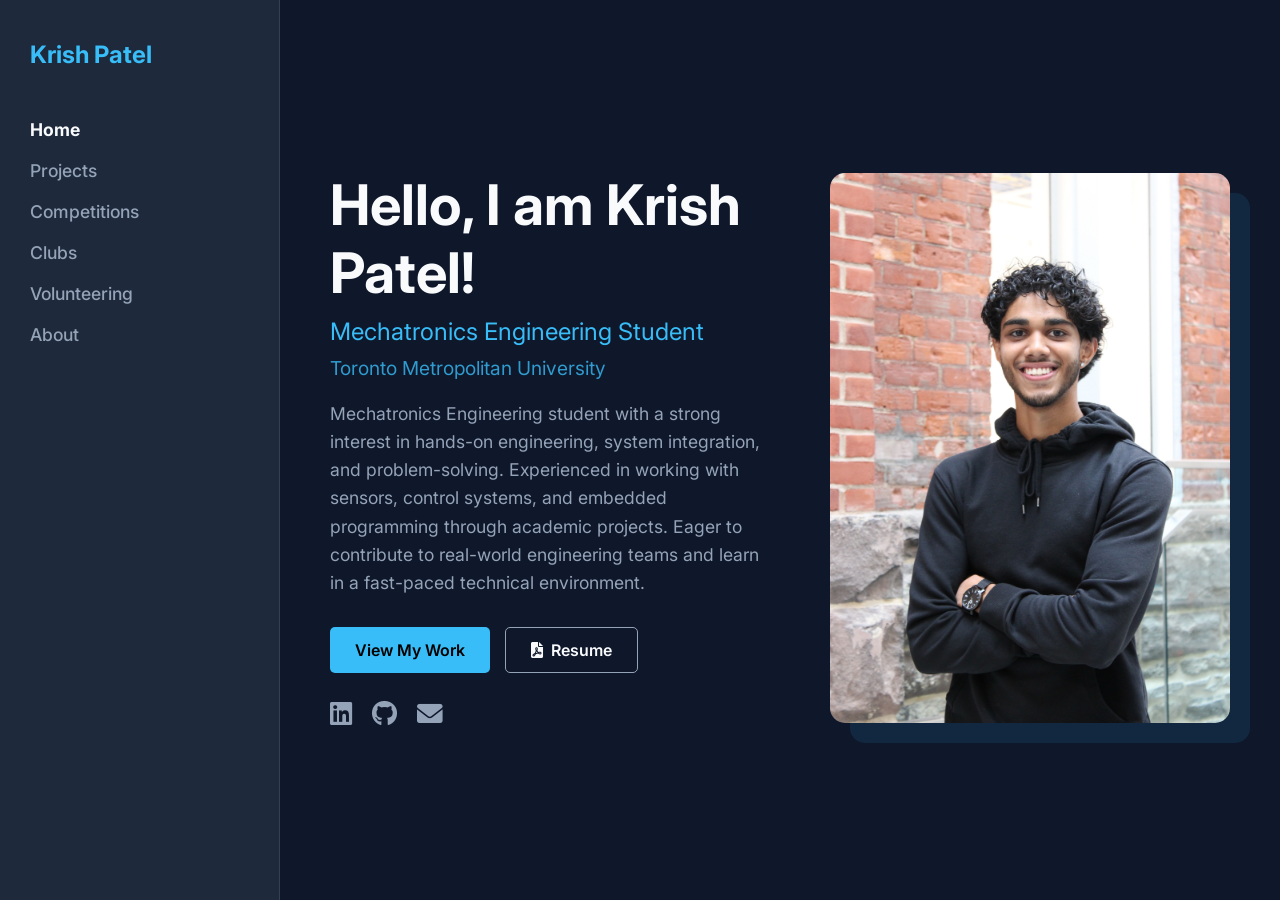
<file: index.html>
<!DOCTYPE html>
<html lang="en">
<head>
    <meta charset="UTF-8">
    <meta name="viewport" content="width=device-width, initial-scale=1.0">
    <title>Krish Patel | Portfolio</title>
    <link href="https://fonts.googleapis.com/css2?family=Inter:wght@300;400;600;700&display=swap" rel="stylesheet">
    <link rel="stylesheet" href="https://cdnjs.cloudflare.com/ajax/libs/font-awesome/6.0.0/css/all.min.css">
    <style>
        :root {
            --bg-dark: #0f172a;
            --sidebar-bg: #1e293b;
            --accent-blue: #38bdf8;
            --text-white: #f8fafc;
            --text-gray: #94a3b8;
        }

        * { margin: 0; padding: 0; box-sizing: border-box; }

        body {
            font-family: 'Inter', sans-serif;
            background-color: var(--bg-dark);
            color: var(--text-white);
            display: flex;
            min-height: 100vh;
        }

        /* --- SIDEBAR NAVIGATION --- */
        nav {
            width: 280px;
            background: var(--sidebar-bg);
            height: 100vh;
            position: fixed;
            padding: 40px 30px;
            display: flex;
            flex-direction: column;
            border-right: 1px solid rgba(255,255,255,0.1);
        }

        .logo {
            font-size: 1.5rem;
            font-weight: 700;
            color: var(--accent-blue);
            margin-bottom: 50px;
            text-decoration: none;
        }

        .nav-links { list-style: none; }
        .nav-links li { margin-bottom: 20px; }
        
        .nav-links a {
            text-decoration: none;
            color: var(--text-gray);
            font-weight: 500;
            transition: 0.3s;
            font-size: 1.1rem;
        }
        .nav-links a:hover { color: var(--accent-blue); padding-left: 8px; }
        .nav-links a.active { color: var(--text-white); font-weight: 700; }

        /* --- CONTENT AREA --- */
        main {
            margin-left: 280px;
            width: 100%;
            display: flex;
            align-items: center;
            justify-content: center;
            padding: 50px;
        }

        .hero-container {
            display: flex;
            align-items: center;
            gap: 60px;
            max-width: 1100px;
        }

        .hero-text { flex: 1; }
        .hero-text h1 { font-size: 3.5rem; margin-bottom: 10px; }
        .hero-text h2 { font-size: 1.5rem; color: var(--accent-blue); margin-bottom: 10px; font-weight: 400; }
        .hero-text p { font-size: 1.1rem; color: var(--text-gray); line-height: 1.6; margin-bottom: 30px; }

        .btn-group { display: flex; gap: 15px; margin-bottom: 25px;}
        .btn {
            padding: 12px 25px;
            border-radius: 5px;
            text-decoration: none;
            font-weight: 600;
            transition: 0.3s;
            display: flex;
            align-items: center;
            gap: 8px;
        }
        .btn-primary { background: var(--accent-blue); color: #000; }
        .btn-secondary { border: 1px solid var(--text-gray); color: var(--text-white); }
        .btn:hover { transform: translateY(-3px); opacity: 0.9; }

        /* Social Icons Styling */
        .social-links {
            display: flex;
            gap: 20px;
            margin-top: 10px;
        }

        .social-links a {
            color: var(--text-gray);
            font-size: 1.6rem;
            transition: 0.3s ease;
            text-decoration: none;
        }

        .social-links a:hover {
            color: var(--accent-blue);
            transform: scale(1.2);
        }

        .hero-image img {
            width: 400px;
            height: 550px;
            object-fit: cover;
            border-radius: 15px;
            box-shadow: 20px 20px 0px rgba(56, 189, 248, 0.1);
        }

        @media (max-width: 900px) {
            body { flex-direction: column; }
            nav { width: 100%; height: auto; position: relative; padding: 20px; }
            main { margin-left: 0; }
            .hero-container { flex-direction: column-reverse; text-align: center; }
            .hero-image img { width: 100%; height: auto; max-width: 350px; }
            .btn-group, .social-links { justify-content: center; }
        }
    </style>
</head>
<body>

    <nav>
        <a href="index.html" class="logo">Krish Patel</a>
        <ul class="nav-links">
            <li><a href="index.html" class="active">Home</a></li>
            <li><a href="projects.html">Projects</a></li>
            <li><a href="competitions.html">Competitions</a></li>
            <li><a href="clubs.html">Clubs</a></li>
            <li><a href="volunteering.html">Volunteering</a></li>
            <li><a href="about.html">About</a></li>
        </ul>
    </nav>

    <main>
        <div class="hero-container">
            <div class="hero-text">
                <h1>Hello, I am Krish Patel!</h1>
                <h2>Mechatronics Engineering Student</h2>
                <h2 style="font-size: 1.2rem; opacity: 0.8; margin-bottom: 20px;">Toronto Metropolitan University</h2>
                <p>
                    Mechatronics Engineering student with a strong interest in hands-on engineering, system integration, and problem-solving.
                    Experienced in working with sensors, control systems, and embedded programming through academic projects.
                    Eager to contribute to real-world engineering teams and learn in a fast-paced technical environment.
                </p>

                <div class="btn-group">
                    <a href="projects.html" class="btn btn-primary">View My Work</a>
                    <a href="Patel_Krish_Resume.pdf" target="_blank" class="btn btn-secondary">
                        <i class="fas fa-file-pdf"></i> Resume
                    </a>
                </div>

                <div class="social-links">
                    <a href="https://www.linkedin.com/in/krish-patel-4aba26331/" target="_blank"><i class="fab fa-linkedin"></i></a>
                    <a href="https://github.com/patelkrish2005/KrishPatel.github.io" target="_blank"><i class="fab fa-github"></i></a>
                    <a href="mailto:patelkrish0924@gmail.com"><i class="fas fa-envelope"></i></a>
                </div>
            </div>

            <div class="hero-image">
                <img src="profile.png" alt="Krish Patel">
            </div>
        </div>
    </main>

</body>
</html>
</file>
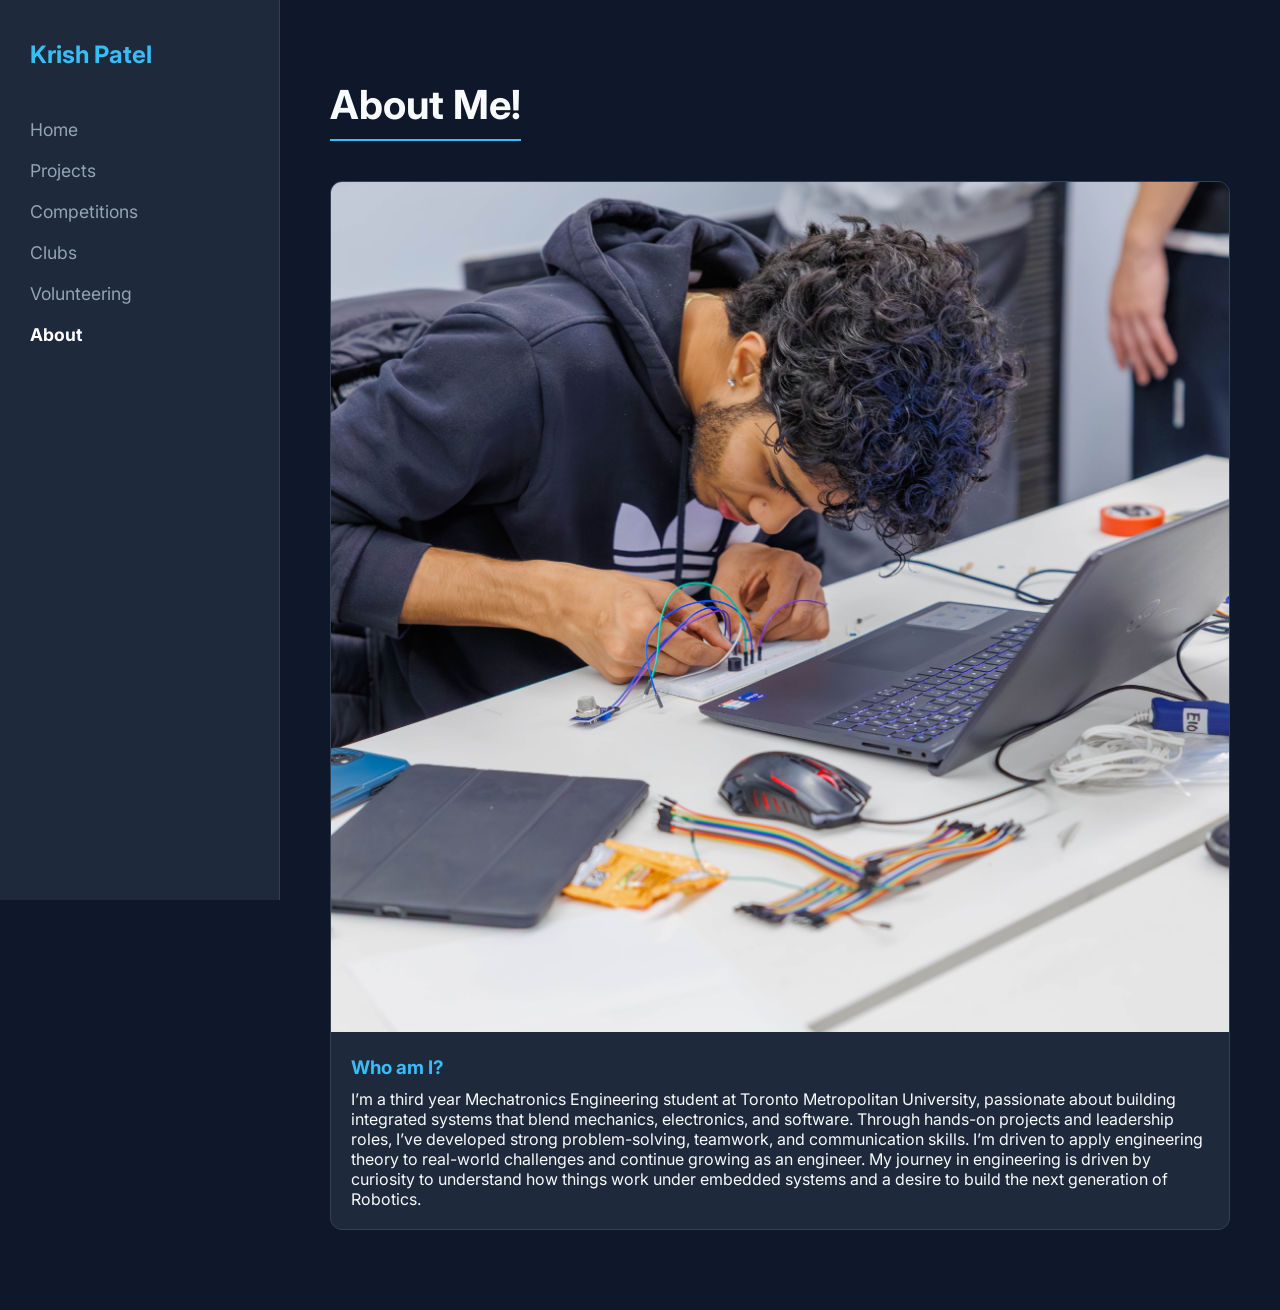
<file: about.html>
<!DOCTYPE html>
<html lang="en">
<head>
    <meta charset="UTF-8">
    <meta name="viewport" content="width=device-width, initial-scale=1.0">
    <title>About Me! | Krish Patel</title>
    <link href="https://fonts.googleapis.com/css2?family=Inter:wght@300;400;600;700&display=swap" rel="stylesheet">
    <style>
        :root { --bg-dark: #0f172a; --sidebar-bg: #1e293b; --accent-blue: #38bdf8; --text-white: #f8fafc; --text-gray: #94a3b8; }
        * { margin: 0; padding: 0; box-sizing: border-box; }
        body { font-family: 'Inter', sans-serif; background-color: var(--bg-dark); color: var(--text-white); display: flex; }
        
        nav { width: 280px; background: var(--sidebar-bg); height: 100vh; position: fixed; padding: 40px 30px; border-right: 1px solid rgba(255,255,255,0.1); }
        .logo { font-size: 1.5rem; font-weight: 700; color: var(--accent-blue); margin-bottom: 50px; text-decoration: none; display: block; }
        .nav-links { list-style: none; }
        .nav-links li { margin-bottom: 20px; }
        .nav-links a { text-decoration: none; color: var(--text-gray); font-size: 1.1rem; transition: 0.3s; }
        .nav-links a:hover { color: var(--accent-blue); }

        main { margin-left: 280px; width: 100%; padding: 80px 50px; }
        h1 { font-size: 2.5rem; margin-bottom: 40px; border-bottom: 2px solid var(--accent-blue); display: inline-block; padding-bottom: 10px; }

        /* Project Grid */
        .project-grid { display: grid; grid-template-columns: repeat(auto-fit, minmax(300px, 1fr)); gap: 30px; }
        .card { background: #1e293b; border-radius: 12px; overflow: hidden; border: 1px solid #334155; transition: 0.3s; }
        .card:hover { transform: translateY(-10px); border-color: var(--accent-blue); }
        .card-img { width: 100%; height: 850px; object-fit: cover; }
        .card-content { padding: 20px; }
        .card-content h3 { margin-bottom: 10px; color: var(--accent-blue); }
        .tag { background: rgba(56, 189, 248, 0.1); color: var(--accent-blue); padding: 4px 10px; border-radius: 20px; font-size: 0.75rem; margin-right: 5px; border: 1px solid var(--accent-blue); }
    </style>
</head>
<body>

    <nav>
    <a href="index.html" class="logo">Krish Patel</a>
    <ul class="nav-links">
        <li><a href="index.html">Home</a></li>
        <li><a href="projects.html">Projects</a></li>
        <li><a href="competitions.html">Competitions</a></li>
        <li><a href="clubs.html">Clubs</a></li>
        <li><a href="volunteering.html">Volunteering</a></li>
        <li><a href="about.html" style="color: white; font-weight: bold;">About</a></li>
    </ul>
</nav>

    <main>
        <h1>About Me!</h1>

        <div class="project-grid">
            <div class="card">
                <img src="about_me(1).JPG" alt="Project 1" class="card-img">
                <div class="card-content">
                    <h3>Who am I?</h3>
                    <p>I’m a third year Mechatronics Engineering student at Toronto Metropolitan University, passionate about building integrated systems that blend mechanics, electronics, and software. 
                    Through hands-on projects and leadership roles, I’ve developed strong problem-solving, teamwork, and communication skills. 
                    I’m driven to apply engineering theory to real-world challenges and continue growing as an engineer. 
                    My journey in engineering is driven by curiosity to understand how things work under embedded systems and a desire to build the next generation of Robotics. </p>
                </div>
            </div>
        </div>
    </main>

</body>
</html>
</file>
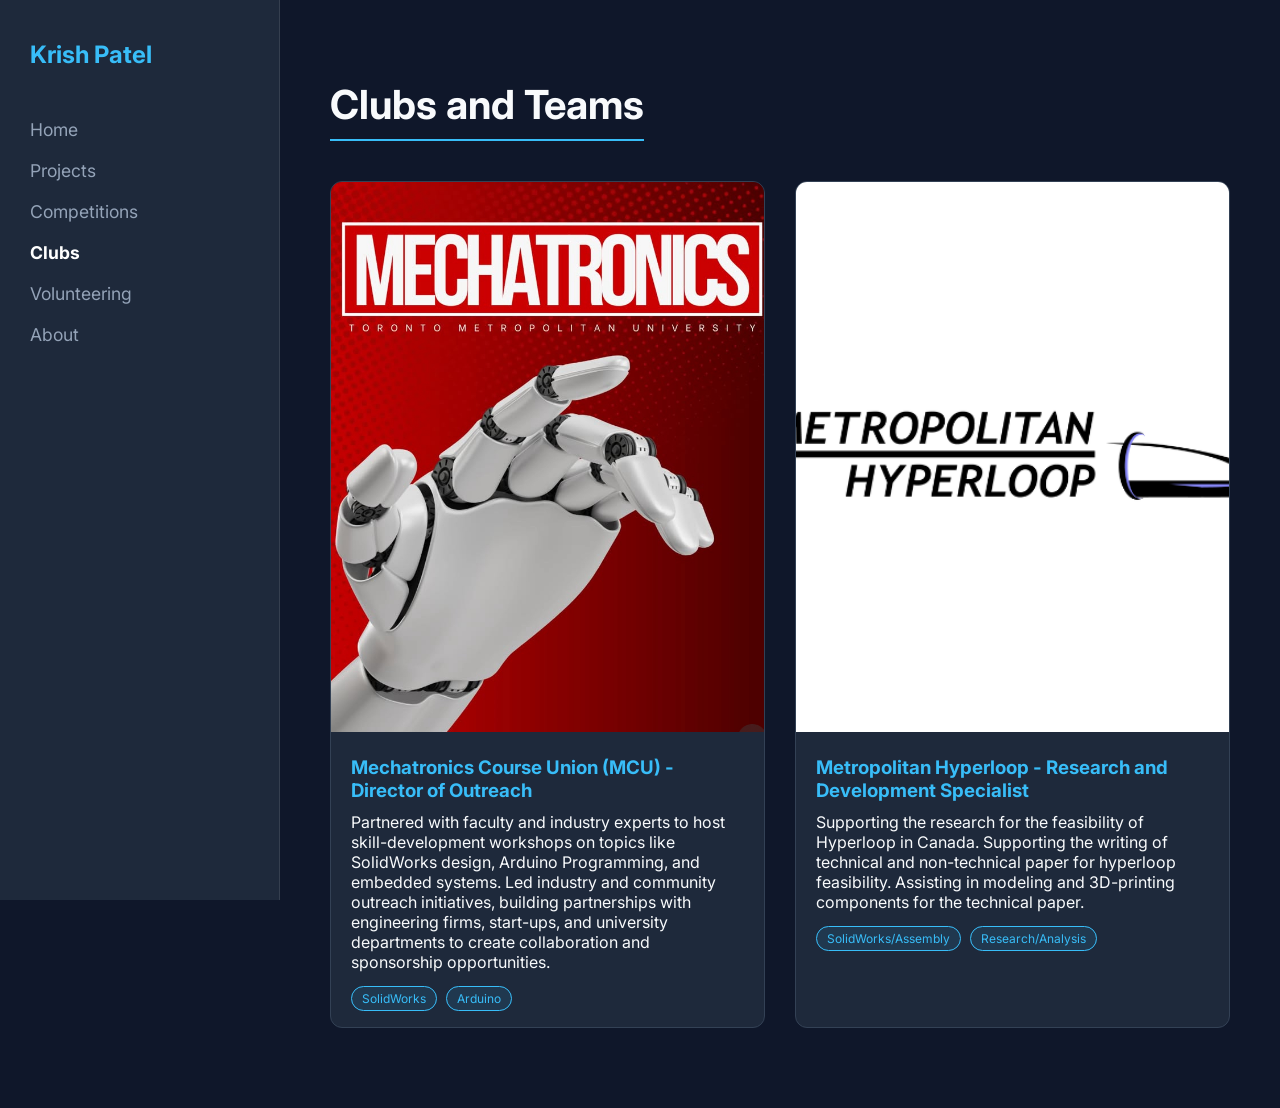
<file: clubs.html>
<!DOCTYPE html>
<html lang="en">
<head>
    <meta charset="UTF-8">
    <meta name="viewport" content="width=device-width, initial-scale=1.0">
    <title>Projects | Krish Patel</title>
    <link href="https://fonts.googleapis.com/css2?family=Inter:wght@300;400;600;700&display=swap" rel="stylesheet">
    <style>
        :root { --bg-dark: #0f172a; --sidebar-bg: #1e293b; --accent-blue: #38bdf8; --text-white: #f8fafc; --text-gray: #94a3b8; }
        * { margin: 0; padding: 0; box-sizing: border-box; }
        body { font-family: 'Inter', sans-serif; background-color: var(--bg-dark); color: var(--text-white); display: flex; }
        
        nav { width: 280px; background: var(--sidebar-bg); height: 100vh; position: fixed; padding: 40px 30px; border-right: 1px solid rgba(255,255,255,0.1); }
        .logo { font-size: 1.5rem; font-weight: 700; color: var(--accent-blue); margin-bottom: 50px; text-decoration: none; display: block; }
        .nav-links { list-style: none; }
        .nav-links li { margin-bottom: 20px; }
        .nav-links a { text-decoration: none; color: var(--text-gray); font-size: 1.1rem; transition: 0.3s; }
        .nav-links a:hover { color: var(--accent-blue); }

        main { margin-left: 280px; width: 100%; padding: 80px 50px; }
        h1 { font-size: 2.5rem; margin-bottom: 40px; border-bottom: 2px solid var(--accent-blue); display: inline-block; padding-bottom: 10px; }

        /* Project Grid */
        .project-grid { display: grid; grid-template-columns: repeat(auto-fit, minmax(300px, 1fr)); gap: 30px; }
        .card { background: #1e293b; border-radius: 12px; overflow: hidden; border: 1px solid #334155; transition: 0.3s; }
        .card:hover { transform: translateY(-10px); border-color: var(--accent-blue); }
        .card-img { width: 100%; height: 550px; object-fit: cover; }
        .card-content { padding: 20px; }
        .card-content h3 { margin-bottom: 10px; color: var(--accent-blue); }
        .tag { background: rgba(56, 189, 248, 0.1); color: var(--accent-blue); padding: 4px 10px; border-radius: 20px; font-size: 0.75rem; margin-right: 5px; border: 1px solid var(--accent-blue); }
    </style>
</head>
<body>

    <nav>
    <a href="index.html" class="logo">Krish Patel</a>
    <ul class="nav-links">
        <li><a href="index.html">Home</a></li>
        <li><a href="projects.html">Projects</a></li>
        <li><a href="competitions.html">Competitions</a></li>
        <li><a href="clubs.html" style="color: white; font-weight: bold;">Clubs</a></li>
        <li><a href="volunteering.html">Volunteering</a></li>
        <li><a href="about.html">About</a></li>
    </ul>
</nav>

    <main>
        <h1>Clubs and Teams</h1>

        <div class="project-grid">
            <div class="card">
                <img src="MCU(1).jpg" alt="Project 2" class="card-img">
                <div class="card-content">
                    <h3>Mechatronics Course Union (MCU) - Director of Outreach</h3>
                    <p>Partnered with faculty and industry experts to host skill-development workshops on topics like SolidWorks design, Arduino Programming, and embedded systems. Led industry and community outreach initiatives, building partnerships with engineering firms, start-ups, and university departments to create collaboration and sponsorship opportunities. </p>
                    <div style="margin-top: 15px;">
                        <span class="tag">SolidWorks</span>
                        <span class="tag">Arduino</span>
                    </div>
                </div>
            </div>

            <div class="card">
                <img src="MH(1).png" alt="Project 2" class="card-img">
                <div class="card-content">
                    <h3>Metropolitan Hyperloop - Research and Development Specialist</h3>
                    <p>Supporting the research for the feasibility of Hyperloop in Canada. Supporting the writing of technical and non-technical paper for hyperloop feasibility. Assisting in modeling and 3D-printing components for the technical paper.</p>
                    <div style="margin-top: 15px;">
                        <span class="tag">SolidWorks/Assembly</span>
                        <span class="tag">Research/Analysis</span>
                    </div>
                </div>
            </div>
        </div>
    </main>

</body>
</html>
</file>
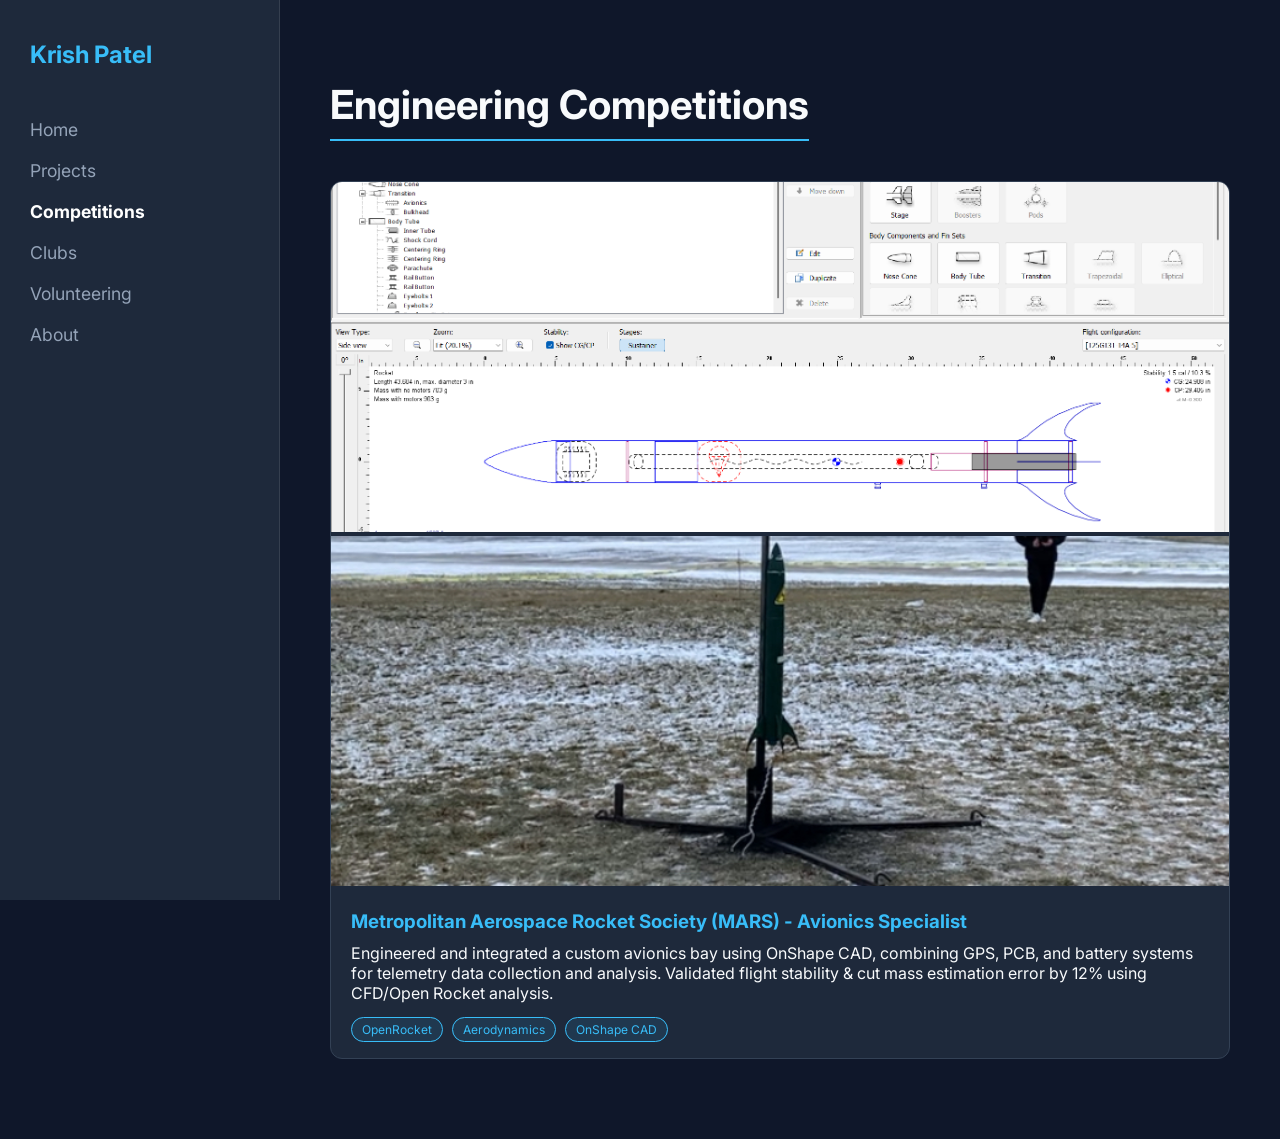
<file: competitions.html>
<!DOCTYPE html>
<html lang="en">
<head>
    <meta charset="UTF-8">
    <meta name="viewport" content="width=device-width, initial-scale=1.0">
    <title>Competitions | Krish Patel</title>
    <link href="https://fonts.googleapis.com/css2?family=Inter:wght@300;400;600;700&display=swap" rel="stylesheet">
    <style>
        :root { --bg-dark: #0f172a; --sidebar-bg: #1e293b; --accent-blue: #38bdf8; --text-white: #f8fafc; --text-gray: #94a3b8; }
        * { margin: 0; padding: 0; box-sizing: border-box; }
        body { font-family: 'Inter', sans-serif; background-color: var(--bg-dark); color: var(--text-white); display: flex; }
        
        nav { width: 280px; background: var(--sidebar-bg); height: 100vh; position: fixed; padding: 40px 30px; border-right: 1px solid rgba(255,255,255,0.1); }
        .logo { font-size: 1.5rem; font-weight: 700; color: var(--accent-blue); margin-bottom: 50px; text-decoration: none; display: block; }
        .nav-links { list-style: none; }
        .nav-links li { margin-bottom: 20px; }
        .nav-links a { text-decoration: none; color: var(--text-gray); font-size: 1.1rem; transition: 0.3s; }
        .nav-links a:hover { color: var(--accent-blue); }

        main { margin-left: 280px; width: 100%; padding: 80px 50px; }
        h1 { font-size: 2.5rem; margin-bottom: 40px; border-bottom: 2px solid var(--accent-blue); display: inline-block; padding-bottom: 10px; }

        /* Project Grid */
        .project-grid { display: grid; grid-template-columns: repeat(auto-fit, minmax(300px, 1fr)); gap: 30px; }
        .card { background: #1e293b; border-radius: 12px; overflow: hidden; border: 1px solid #334155; transition: 0.3s; }
        .card:hover { transform: translateY(-10px); border-color: var(--accent-blue); }
        .card-img { width: 100%; height: 350px; object-fit: cover; }
        .card-content { padding: 20px; }
        .card-content h3 { margin-bottom: 10px; color: var(--accent-blue); }
        .tag { background: rgba(56, 189, 248, 0.1); color: var(--accent-blue); padding: 4px 10px; border-radius: 20px; font-size: 0.75rem; margin-right: 5px; border: 1px solid var(--accent-blue); }
    </style>
</head>
<body>

    <nav>
    <a href="index.html" class="logo">Krish Patel</a>
    <ul class="nav-links">
        <li><a href="index.html">Home</a></li>
        <li><a href="projects.html">Projects</a></li>
        <li><a href="competitions.html" style="color: white; font-weight: bold;">Competitions</a></li>
        <li><a href="clubs.html">Clubs</a></li>
        <li><a href="volunteering.html">Volunteering</a></li>
        <li><a href="about.html">About</a></li>
    </ul>
</nav>

    <main>
        <h1>Engineering Competitions</h1>

        <div class="project-grid">
            <div class="card">
                <img src="MARS(1).png" alt="Project 1" class="card-img">
                <img src="MARS(2).png" alt="Project 1" class="card-img">
                <div class="card-content">
                    <h3>Metropolitan Aerospace Rocket Society (MARS) - Avionics Specialist</h3>
                    <p>Engineered and integrated a custom avionics bay using OnShape CAD, combining GPS, PCB, and battery systems for telemetry data collection and analysis. Validated flight stability &amp; cut mass estimation error by 12% using CFD/Open Rocket analysis.</p>
                    <div style="margin-top: 15px;">
                        <span class="tag">OpenRocket</span>
                        <span class="tag">Aerodynamics</span>
                        <span class="tag">OnShape CAD</span>
                    </div>
                </div>
            </div>
        </div>
    </main>

</body>
</html>
</file>
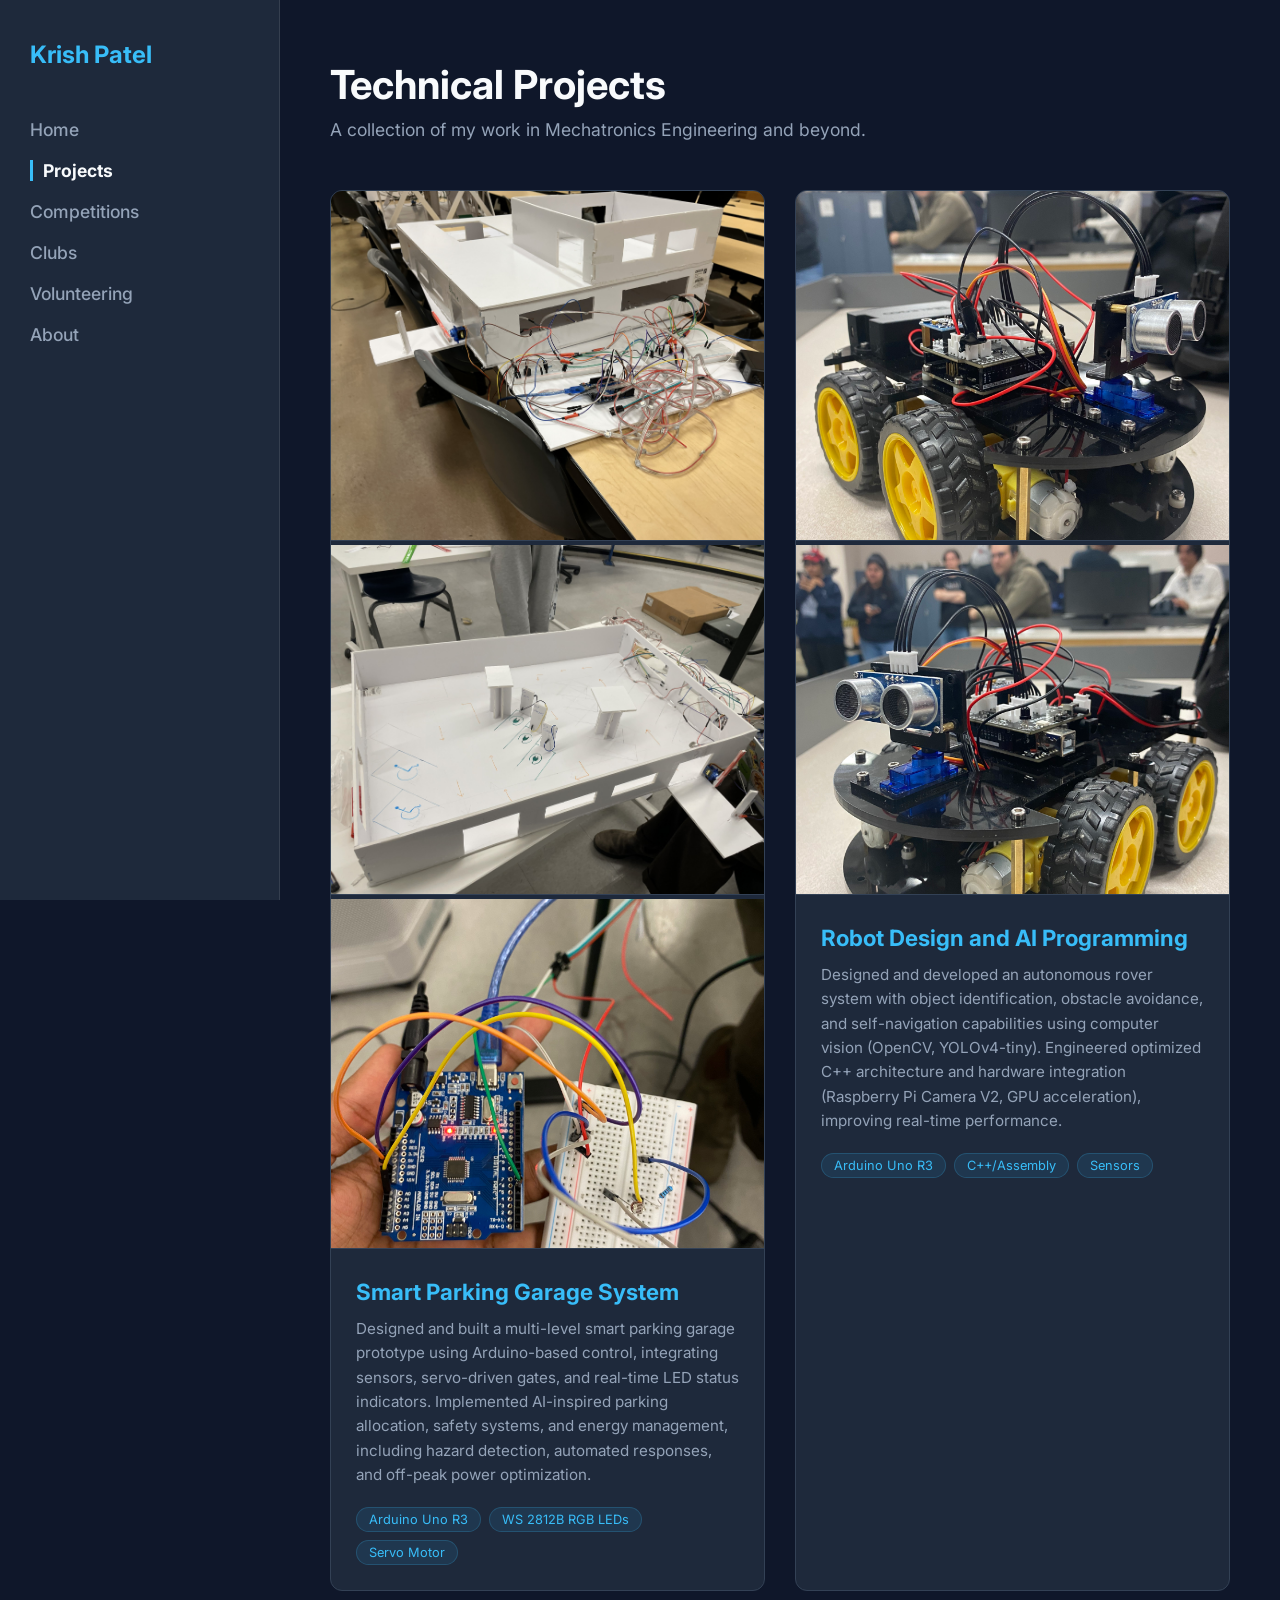
<file: projects.html>
<!DOCTYPE html>
<html lang="en">
<head>
    <meta charset="UTF-8">
    <meta name="viewport" content="width=device-width, initial-scale=1.0">
    <title>Projects | Krish Patel</title>
    <link href="https://fonts.googleapis.com/css2?family=Inter:wght@300;400;600;700&display=swap" rel="stylesheet">
    <link rel="stylesheet" href="https://cdnjs.cloudflare.com/ajax/libs/font-awesome/6.0.0/css/all.min.css">
    <style>
        :root {
            --bg-dark: #0f172a;
            --sidebar-bg: #1e293b;
            --accent-blue: #38bdf8;
            --text-white: #f8fafc;
            --text-gray: #94a3b8;
            --card-bg: #1e293b;
        }

        * { margin: 0; padding: 0; box-sizing: border-box; }

        body {
            font-family: 'Inter', sans-serif;
            background-color: var(--bg-dark);
            color: var(--text-white);
            display: flex;
            min-height: 100vh;
        }

        /* --- SHARED SIDEBAR --- */
        nav {
            width: 280px;
            background: var(--sidebar-bg);
            height: 100vh;
            position: fixed;
            padding: 40px 30px;
            display: flex;
            flex-direction: column;
            border-right: 1px solid rgba(255,255,255,0.1);
        }

        .logo { font-size: 1.5rem; font-weight: 700; color: var(--accent-blue); margin-bottom: 50px; text-decoration: none; }
        .nav-links { list-style: none; }
        .nav-links li { margin-bottom: 20px; }
        .nav-links a { text-decoration: none; color: var(--text-gray); font-weight: 500; transition: 0.3s; font-size: 1.1rem; }
        .nav-links a:hover { color: var(--accent-blue); padding-left: 8px; }
        .nav-links a.active { color: var(--text-white); font-weight: 700; border-left: 3px solid var(--accent-blue); padding-left: 10px; }

        /* --- PROJECTS CONTENT --- */
        main {
            margin-left: 280px;
            width: 100%;
            padding: 60px 50px;
        }

        header { margin-bottom: 50px; }
        header h1 { font-size: 2.5rem; margin-bottom: 10px; }
        header p { color: var(--text-gray); font-size: 1.1rem; }

        /* Project Grid Layout */
        .project-grid {
            display: grid;
            grid-template-columns: repeat(auto-fit, minmax(350px, 1fr));
            gap: 30px;
        }

        .card {
            background: var(--card-bg);
            border: 1px solid #334155;
            border-radius: 12px;
            overflow: hidden;
            transition: 0.3s ease;
        }

        .card:hover {
            transform: translateY(-10px);
            border-color: var(--accent-blue);
            box-shadow: 0 10px 30px -10px rgba(0,0,0,0.5);
        }

        .card-img {
            width: 100%;
            height: 350px;
            object-fit: cover;
            border-bottom: 1px solid #334155;
        }

        .card-content { padding: 25px; }
        .card-content h3 { font-size: 1.4rem; margin-bottom: 12px; color: var(--accent-blue); }
        .card-content p { color: var(--text-gray); line-height: 1.6; margin-bottom: 20px; font-size: 0.95rem; }

        .tag-group { display: flex; flex-wrap: wrap; gap: 8px; }
        .tag {
            background: rgba(56, 189, 248, 0.1);
            color: var(--accent-blue);
            padding: 4px 12px;
            border-radius: 50px;
            font-size: 0.8rem;
            border: 1px solid rgba(56, 189, 248, 0.2);
        }

        @media (max-width: 900px) {
            body { flex-direction: column; }
            nav { width: 100%; height: auto; position: relative; padding: 20px; }
            main { margin-left: 0; padding: 30px; }
            .project-grid { grid-template-columns: 1fr; }
        }
    </style>
</head>
<body>

    <nav>
        <a href="index.html" class="logo">Krish Patel</a>
        <ul class="nav-links">
            <li><a href="index.html">Home</a></li>
            <li><a href="projects.html" class="active">Projects</a></li>
            <li><a href="competitions.html">Competitions</a></li>
            <li><a href="clubs.html">Clubs</a></li>
            <li><a href="volunteering.html">Volunteering</a></li>
            <li><a href="about.html">About</a></li>
        </ul>
    </nav>

    <main>
        <header>
            <h1>Technical Projects</h1>
            <p>A collection of my work in Mechatronics Engineering and beyond.</p>
        </header>

        <div class="project-grid">
            <div class="card">
                <img src="SPGS(1).jpg" alt="Smart Parking Garage System" class="card-img">
                <img src="SPGS(2).jpg" alt="Layout/Prototype" class="card-img">
                <img src="SPGS(3).jpg" alt="Arduino Uno R3 Hardware Wiring" class="card-img">
                <div class="card-content">
                    <h3>Smart Parking Garage System</h3>
                    <p>Designed and built a multi-level smart parking garage prototype using Arduino-based control, integrating sensors, servo-driven gates, and real-time LED status indicators. Implemented AI-inspired parking allocation, safety systems, and energy management, including hazard detection, automated responses, and off-peak power optimization. </p>
                    <div class="tag-group">
                        <span class="tag">Arduino Uno R3</span>
                        <span class="tag">WS 2812B RGB LEDs</span>
                        <span class="tag">Servo Motor</span>
                    </div>
                </div>
            </div>

            <div class="card">
                <img src="ARS(1).jpg" alt="Autonomous Rover System" class="card-img">
                <img src="ARS(2).jpg" alt="Robot Design and AI Programming" class="card-img">
                <div class="card-content">
                    <h3>Robot Design and AI Programming</h3>
                    <p>Designed and developed an autonomous rover system with object identification, obstacle avoidance, and self-navigation capabilities using computer vision (OpenCV, YOLOv4-tiny). Engineered optimized C++ architecture and hardware integration (Raspberry Pi Camera V2, GPU acceleration), improving real-time performance. </p>
                    <div class="tag-group">
                        <span class="tag">Arduino Uno R3</span>
                        <span class="tag">C++/Assembly</span>
                        <span class="tag">Sensors</span>
                    </div>
                </div>
            </div>
            
            </div>
    </main>

</body>
</html>
</file>
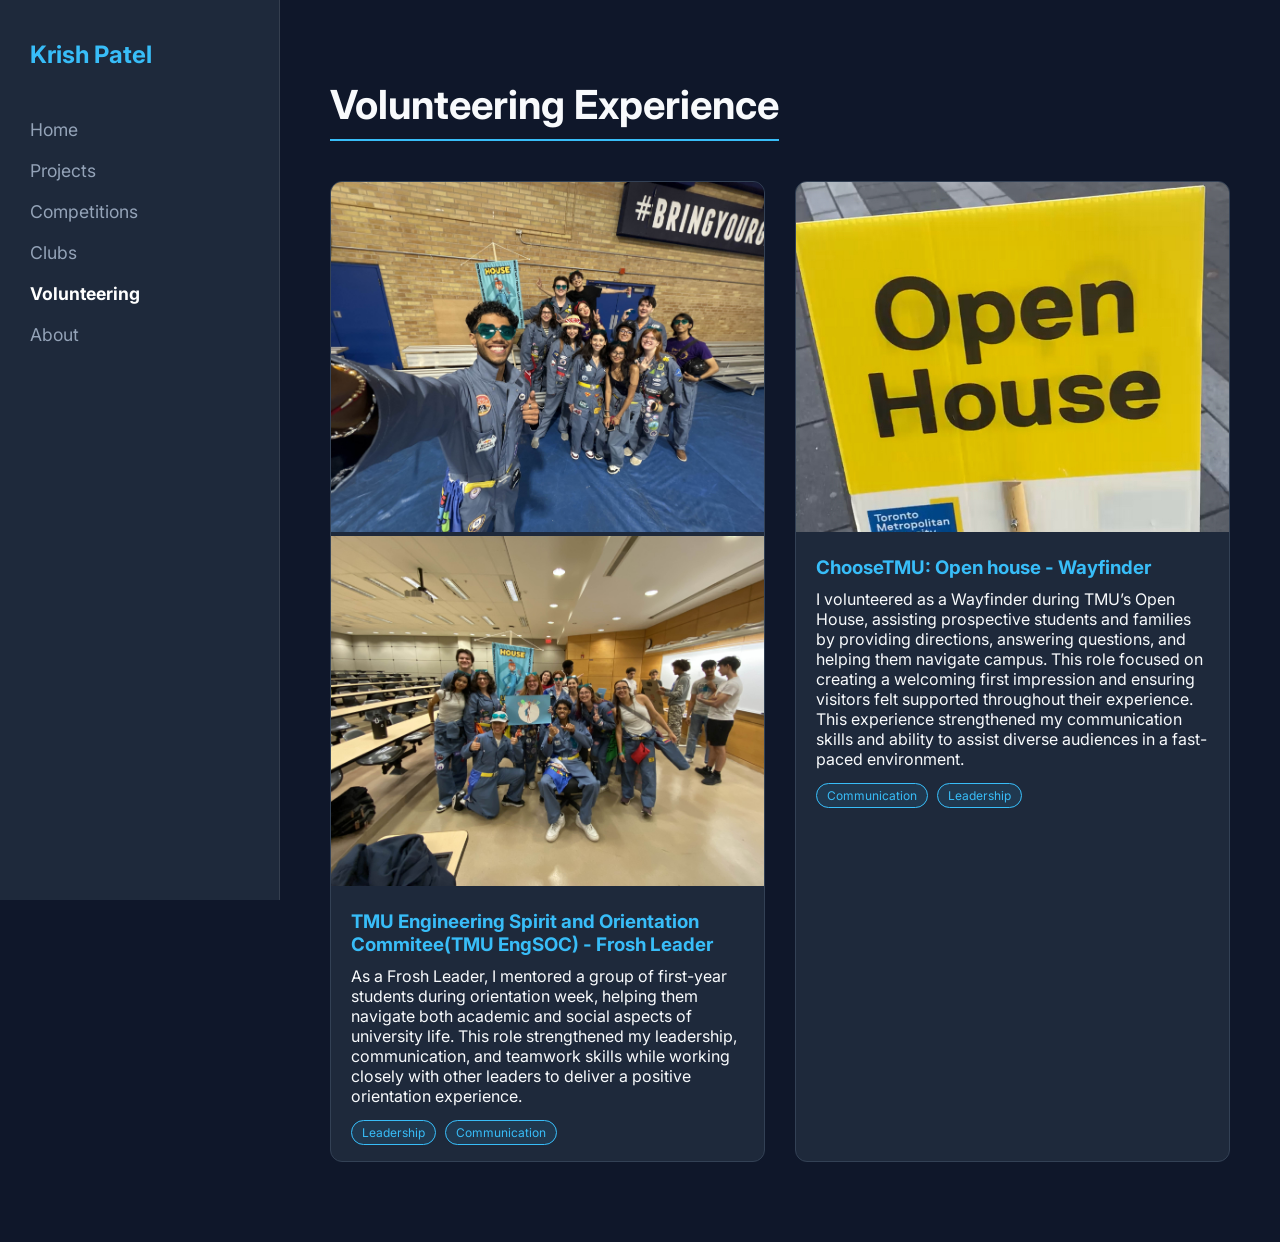
<file: volunteering.html>
<!DOCTYPE html>
<html lang="en">
<head>
    <meta charset="UTF-8">
    <meta name="viewport" content="width=device-width, initial-scale=1.0">
    <title>Projects | Krish Patel</title>
    <link href="https://fonts.googleapis.com/css2?family=Inter:wght@300;400;600;700&display=swap" rel="stylesheet">
    <style>
        :root { --bg-dark: #0f172a; --sidebar-bg: #1e293b; --accent-blue: #38bdf8; --text-white: #f8fafc; --text-gray: #94a3b8; }
        * { margin: 0; padding: 0; box-sizing: border-box; }
        body { font-family: 'Inter', sans-serif; background-color: var(--bg-dark); color: var(--text-white); display: flex; }
        
        nav { width: 280px; background: var(--sidebar-bg); height: 100vh; position: fixed; padding: 40px 30px; border-right: 1px solid rgba(255,255,255,0.1); }
        .logo { font-size: 1.5rem; font-weight: 700; color: var(--accent-blue); margin-bottom: 50px; text-decoration: none; display: block; }
        .nav-links { list-style: none; }
        .nav-links li { margin-bottom: 20px; }
        .nav-links a { text-decoration: none; color: var(--text-gray); font-size: 1.1rem; transition: 0.3s; }
        .nav-links a:hover { color: var(--accent-blue); }

        main { margin-left: 280px; width: 100%; padding: 80px 50px; }
        h1 { font-size: 2.5rem; margin-bottom: 40px; border-bottom: 2px solid var(--accent-blue); display: inline-block; padding-bottom: 10px; }

        /* Project Grid */
        .project-grid { display: grid; grid-template-columns: repeat(auto-fit, minmax(300px, 1fr)); gap: 30px; }
        .card { background: #1e293b; border-radius: 12px; overflow: hidden; border: 1px solid #334155; transition: 0.3s; }
        .card:hover { transform: translateY(-10px); border-color: var(--accent-blue); }
        .card-img { width: 100%; height: 350px; object-fit: cover; }
        .card-content { padding: 20px; }
        .card-content h3 { margin-bottom: 10px; color: var(--accent-blue); }
        .tag { background: rgba(56, 189, 248, 0.1); color: var(--accent-blue); padding: 4px 10px; border-radius: 20px; font-size: 0.75rem; margin-right: 5px; border: 1px solid var(--accent-blue); }
    </style>
</head>
<body>

    <nav>
    <a href="index.html" class="logo">Krish Patel</a>
    <ul class="nav-links">
        <li><a href="index.html">Home</a></li>
        <li><a href="projects.html">Projects</a></li>
        <li><a href="competitions.html">Competitions</a></li>
        <li><a href="clubs.html">Clubs</a></li>
        <li><a href="volunteering.html"  style="color: white; font-weight: bold;">Volunteering</a></li>
        <li><a href="about.html">About</a></li>
    </ul>
</nav>

    <main>
        <h1>Volunteering Experience</h1>

        <div class="project-grid">
            <div class="card">
                <img src="Frosh(1).JPG" alt="Project 1" class="card-img">
                <img src="Frosh(2).JPG" alt="Project 1" class="card-img">
                <div class="card-content">
                    <h3>TMU Engineering Spirit and Orientation Commitee(TMU EngSOC) - Frosh Leader</h3>
                    <p>As a Frosh Leader, I mentored a group of first-year students during orientation week, helping them navigate both academic and social aspects of university life.
                    This role strengthened my leadership, communication, and teamwork skills while working closely with other leaders to deliver a positive orientation experience.</p>
                    <div style="margin-top: 15px;">
                        <span class="tag">Leadership</span>
                        <span class="tag">Communication</span>
                    </div>
                </div>
            </div>

            <div class="card">
                <img src="OH(1).jpg" alt="Project 2" class="card-img">
                <div class="card-content">
                    <h3>ChooseTMU: Open house - Wayfinder</h3>
                    <p>I volunteered as a Wayfinder during TMU’s Open House, assisting prospective students and families by providing directions, answering questions, and helping them navigate campus.
                    This role focused on creating a welcoming first impression and ensuring visitors felt supported throughout their experience.
                    This experience strengthened my communication skills and ability to assist diverse audiences in a fast-paced environment.</p>
                    <div style="margin-top: 15px;">
                        <span class="tag">Communication</span>
                        <span class="tag">Leadership</span>
                    </div>
                </div>
            </div>
        </div>
    </main>

</body>
</html>
</file>
